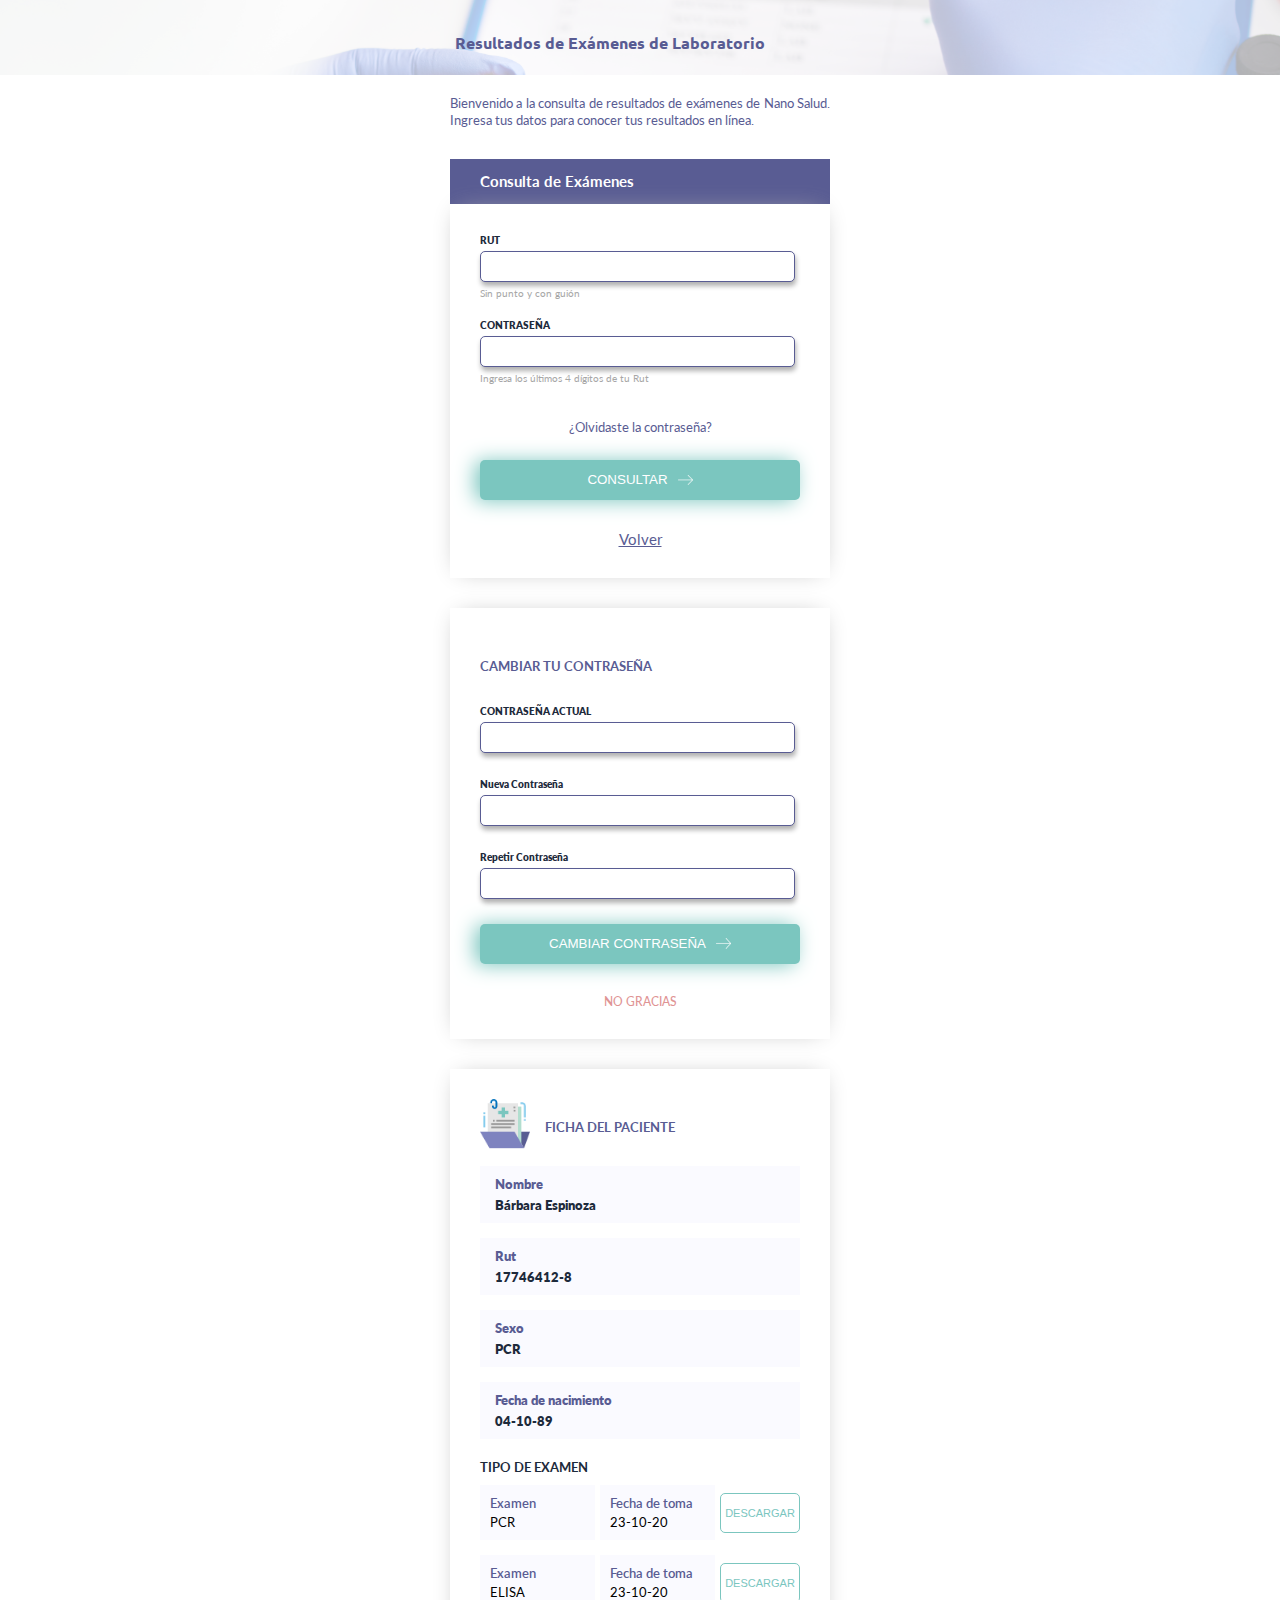
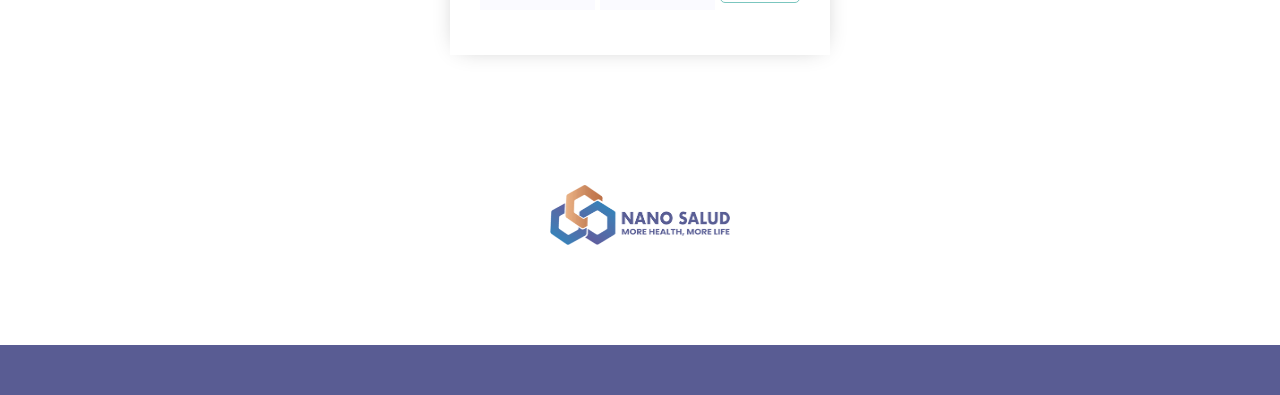
<file: index.html>
<!DOCTYPE html>
<html lang="en">
  <head>
    <meta charset="UTF-8" />
    <meta name="description" content="Esta página contiene el primer reto PlatziWebChallange" />
    <meta name="robots" content="index,desarrollo,web" />
    <title>
      Nano Salud
    </title>
    <meta name="viewport" content="width=device-width, initial-scale=1.0" />
    <link href="https://fonts.googleapis.com/css2?family=Lato:wght@400;700&family=Ubuntu:wght@700&display=swap" rel="stylesheet">
    <link rel="stylesheet" href="css/style.css?v=1.1">
    <link rel="stylesheet" href="css/desktop.css?v=1.1" media="screen and (min-width:800px)">
  </head>
  <body>
    <header class="header-img">
      <h1>
        Resultados de Exámenes de Laboratorio
      </h1>
    </header>
    <main class="container-nano">
        <div>
          <p class="information">Bienvenido a la consulta de resultados de exámenes de Nano Salud. Ingresa tus datos para conocer tus resultados en línea.</p>
        </div>
        <div class="form-container">
          <div class="form-header">
            <p>Consulta de Exámenes</p>
          </div>
          <div class="form-body">
            <form action="">
              <div class="form-container">
                <label for="rut">RUT</label>
                <input type="text" class="input-form">
                <span>Sin punto y con guión</span>
              </div>
              <div class="form-container">
                <label for="rut">CONTRASEÑA</label>
                <input type="text" class="input-form">
                <span>Ingresa los últimos 4 dígitos de tu Rut</span>
              </div>
              <div class="form-recover">
                 <a href="#">¿Olvidaste la contraseña?</a>
              </div>
              <div>
                <button type="button" class="form-button">CONSULTAR <img src="img/arrow.png" alt=""></button>
              </div>
              <div class="link-back">
                <a href="#">Volver</a>
              </div>
            </form>
          </div>

          <div class="form-body">
            <p class="information"><b>CAMBIAR TU CONTRASEÑA</b></p>
            <form action="">
              <div class="form-container">
                <label for="rut">CONTRASEÑA ACTUAL</label>
                <input type="text" class="input-form">
              </div>
              <div class="form-container">
                <label for="rut">Nueva Contraseña</label>
                <input type="text" class="input-form">
              </div>
              <div class="form-container">
                <label for="rut">Repetir Contraseña</label>
                <input type="text" class="input-form">
              </div>
              <div>
                <button type="button" class="form-button">CAMBIAR CONTRASEÑA <img src="img/arrow.png" alt=""></button>
              </div>
              <div class="link-back link-change">
                <a href="#">NO GRACIAS</a>
              </div>
            </form>
          </div>

          <div class="form-body">
            <div class="ficha-information">
              <img src="img/ficha_medica.png" alt="Ficha Medica">
              <p class="information"><b>FICHA DEL PACIENTE</b></p>
            </div>
            
             <div class="ficha-container">
                <p class="ficha-title">Nombre</p>
                <p class="ficha-body">Bárbara Espinoza</p>
              </div>
              <div class="ficha-container">
                <p class="ficha-title">Rut</p>
                <p class="ficha-body">17746412-8</p>
              </div>
              <div class="ficha-container">
                <p class="ficha-title">Sexo</p>
                <p class="ficha-body">PCR</p>
              </div>
              <div class="ficha-container">
                <p class="ficha-title">Fecha de nacimiento</p>
                <p class="ficha-body">04-10-89</p>
              </div>
               <p class="information-title"><b>TIPO DE EXAMEN</b></p>
               <div class="info-result-card">
                 <div class="result-column">
                    <p class="result-title">Examen</p>
                    <p class="result-body">PCR</p>
                  </div>
                  <div class="result-column">
                    <p class="result-title">Fecha de toma</p>
                    <p class="result-body">23-10-20</p>
                  </div>
                  <div class="result-column-btn">
                    <button type="button" class="form-button-result">DESCARGAR</button>
                  </div>
               </div>
                <div class="info-result-card">
                 <div class="result-column">
                    <p class="result-title">Examen</p>
                    <p class="result-body">ELISA</p>
                  </div>
                  <div class="result-column">
                    <p class="result-title">Fecha de toma</p>
                    <p class="result-body">23-10-20</p>
                  </div>
                  <div class="result-column-btn">
                    <button type="button" class="form-button-result">DESCARGAR</button>
                  </div>
               </div>
          </div>
        </div>
        <div class="container-img">
          <img src="img/logo.png" alt="Logo">
        </div>
    </main>
    <footer class="footer"></footer>
  </body>
</html>
</file>
<file: css/style.css>
*{
	box-sizing: border-box;
	padding: 0;
	margin: 0;
}

html{
	font-size: 62.5%;
}

body{
    font-family: 'Lato', sans-serif;
    font-weight: 400;
}

header{
	height: 75px;
    display: flex;
}

.header-img{
    background-image: url("../img/banner.png");
    background-size: cover;
    background-position-x: -160px;
    padding-left: 30px;
    padding-top: 10px;
    background-repeat: no-repeat;
}

.header-img h1{
    font-family: 'Ubuntu', sans-serif;
    align-self: center;
    font-size: 1.6rem;
    color: #595c93;
    font-weight: 700;
}

.container-nano{
	display: flex;
	flex-direction: column;
	padding: 20px 30px;
}

.container-nano .information{
	font-size: 1.3rem;
    color: #595c93;
    line-height: 1.3;
    margin: 20px 0 30px 0;
    text-align: justify;
}

.form-container .form-header{
	display: flex;
    align-items: center;
    padding-left: 30px;
	height: 45px;
    background-color: #595c93;
    font-weight: 700;
}

.form-container .form-header p{
	font-size: 1.5rem;
	color: #fff;
}

.form-container .form-body{
	min-height: 100px;
    padding: 30px;
    box-shadow: 0px 0px 23px -9px #b1b1b1;
    margin-bottom: 30px;
}

.form-container .form-body .form-container{
	display: flex;
    flex-direction: column;
    margin-bottom: 20px;
}

.form-container input{
	padding: 7px;
    border-radius: 5px;
    border: 1px solid #595c93;
    margin: 5px 0;
    box-shadow: 1px 4px 5px 0px #b1b1b1;
    outline: none;
}

.form-container span{
	color: #a7a7a7;
}

.form-container label{
	color: #1D2A3B;
	font-weight: 800;
}

button{
    height: 40px;
    background-color: #7bc6bf;
    color: #fff;
    border: none;
    display: flex;
    align-items: center;
    justify-content: center;
    outline: none;
    cursor: pointer;
    
}

.form-container .form-button{
    margin-top: 20px;
    box-shadow: -5px 1px 20px 0px #7bc6bf;
    border-radius: 5px;
    width: 100%;
}

button img{
     margin-left: 10px;
    width: 15px;
}

.form-body .link-back{
	text-align: center;
    margin-top: 30px;
}


.form-body .link-back a{
	color: #595c93;
	font-size: 1.5rem;
}

.container-img{
    display: flex;
    justify-content: center;
    margin: 100px 0;
}


.container-img img{
    width: 180px;
    text-align: center;
    height: 60px;
}

.footer{
    min-height: 50px;
    background: #595c93;
    bottom: 0;
    display: flex;
    flex-direction: column;
    padding: 20px;

}

.form-recover{
    text-align: center;
    font-size: 1.3rem;
    font-weight: 400;
    margin: 35px 0 25px;
}

.form-recover a{
    text-decoration: none;
    color: #595c93;
}


/**Email**/
.header-email{
    background-image: url("../img/header.png");
    flex-direction: column;
    align-items: center;
    justify-content: center;
}

.header-email img{
    width: 130px;
}

.banner-result{
    width: 400px;
}

.banner-result img{
    width: 100vw;
    height: 15vh;
}

.contain-message{
    display: flex;
    flex-direction: column;
    position: relative;
}
.contain-message .message-text{
    width: 300px;
    align-self: center;
    margin-top: -50px;
    
}

.contain-message .message-text section{
    background: #595c93;
    padding: 30px;
    color: #fff;
    font-size: 1.5rem;
    
}

.message-text .pagraph-text{
    margin-bottom: 15px;
}

.container-btn{
    margin-top: -20px;
    display: flex;
    justify-content: center;
}

.email-button{
    width: 50%;
}


.footer .container-logo{
    align-self: center;
}

.footer .container-logo img{
    width: 70px;
}

.footer .container-redes{
    flex-direction: row;
    display: flex;
    justify-content: space-between;
    margin-top: 20px;
    border-top: 1px solid #fff;
    padding: 20px 0;
}

.container-redes a{
    color: #fff;
    text-decoration: none;
    font-size: 1.2rem;
    padding-left: 15px;
}

.container-redes .redes-sociales{
    display: flex;
    flex-direction: row;
}

.container-redes .redes-sociales img{
    width: 15px;
    margin-left: 8px;
}

.form-body .link-back.link-change a{
    color: #df9494;
    font-weight: 500;
    text-decoration: none;
    font-size: 1.2rem;
}

.info-result-card{
    display: flex;
    flex-direction: row;
    justify-content: space-between;
    align-items: center;
    margin-bottom: 15px;
}

.info-result-card .result-column .result-title{
    font-size: 1.3rem;
    font-weight: 600;
    color: #595c93;
    margin-bottom: .3rem;
}

.info-result-card .result-column .result-body{
    font-size: 1.3rem;
}

.info-result-card .result-column{
    background: #FAFAFF;
    width: 115px;
    padding: 10px 10px;
    margin-right: 5px;
}

.info-result-card .result-column-btn{
    width: 80px;
}

.result-column-btn .form-button-result{
    background: #fff;
    height: 40px;
    background-color: #fff;
    color: #7bc6bf;
    outline: none;
    cursor: pointer;
    font-weight: 500;
    border: 1px solid #7bc6bf;
    border-radius: 5px;
    width: 100%;
    padding: 10px;
    font-size: 1.1rem;
}

.result-column-btn .form-button-result:hover, .result-column-btn .form-button-result:active{
    box-shadow: -5px 1px 20px 0px #7bc6bf;
    background-color: #7bc6bf;
    color: #fff;
}

.container-nano .information-title{
    font-size: 1.3rem;
    color: #1D2A3B;
    line-height: 1.3;
    margin: 20px 0 10px 0;
}

.ficha-container{
    background: #FAFAFF;
    margin-bottom: 15px;
    padding: 10px 15px;
}

.ficha-container .ficha-title{
    color: #595c93;
    font-weight: 800;
    font-size: 1.3rem;
    margin-bottom: 5px;
}

.ficha-container .ficha-body{
    color: #1D2A3B;
    font-weight: 800;
    font-size: 1.3rem;
}

.ficha-information{
    display: flex;
}

.ficha-information img{
    width: 50px;
    height: 50px;
    margin-right: 15px;
}
</file>
<file: css/desktop.css>
body{
	display: flex;
    flex-direction: column;
}

header{
    background-position: right;
    padding-right: 90px;
    justify-content: center;
    padding-left: 0;
    background-position-x: 0;   
}

.header-img{
    background-position-x: 0;
}

.container-nano{
	align-items: center;
    width: 380px;
    justify-content: center;
    align-self: center;
    padding: 0;
}

.form-container, .container-img{
	width: 380px;
}

.form-container input{
	width: 315px;
}

.contain-message .message-text {
    width: 550px;
}

.banner-result img{
    width: 100vw;
    height: 65vh;
}
</file>
